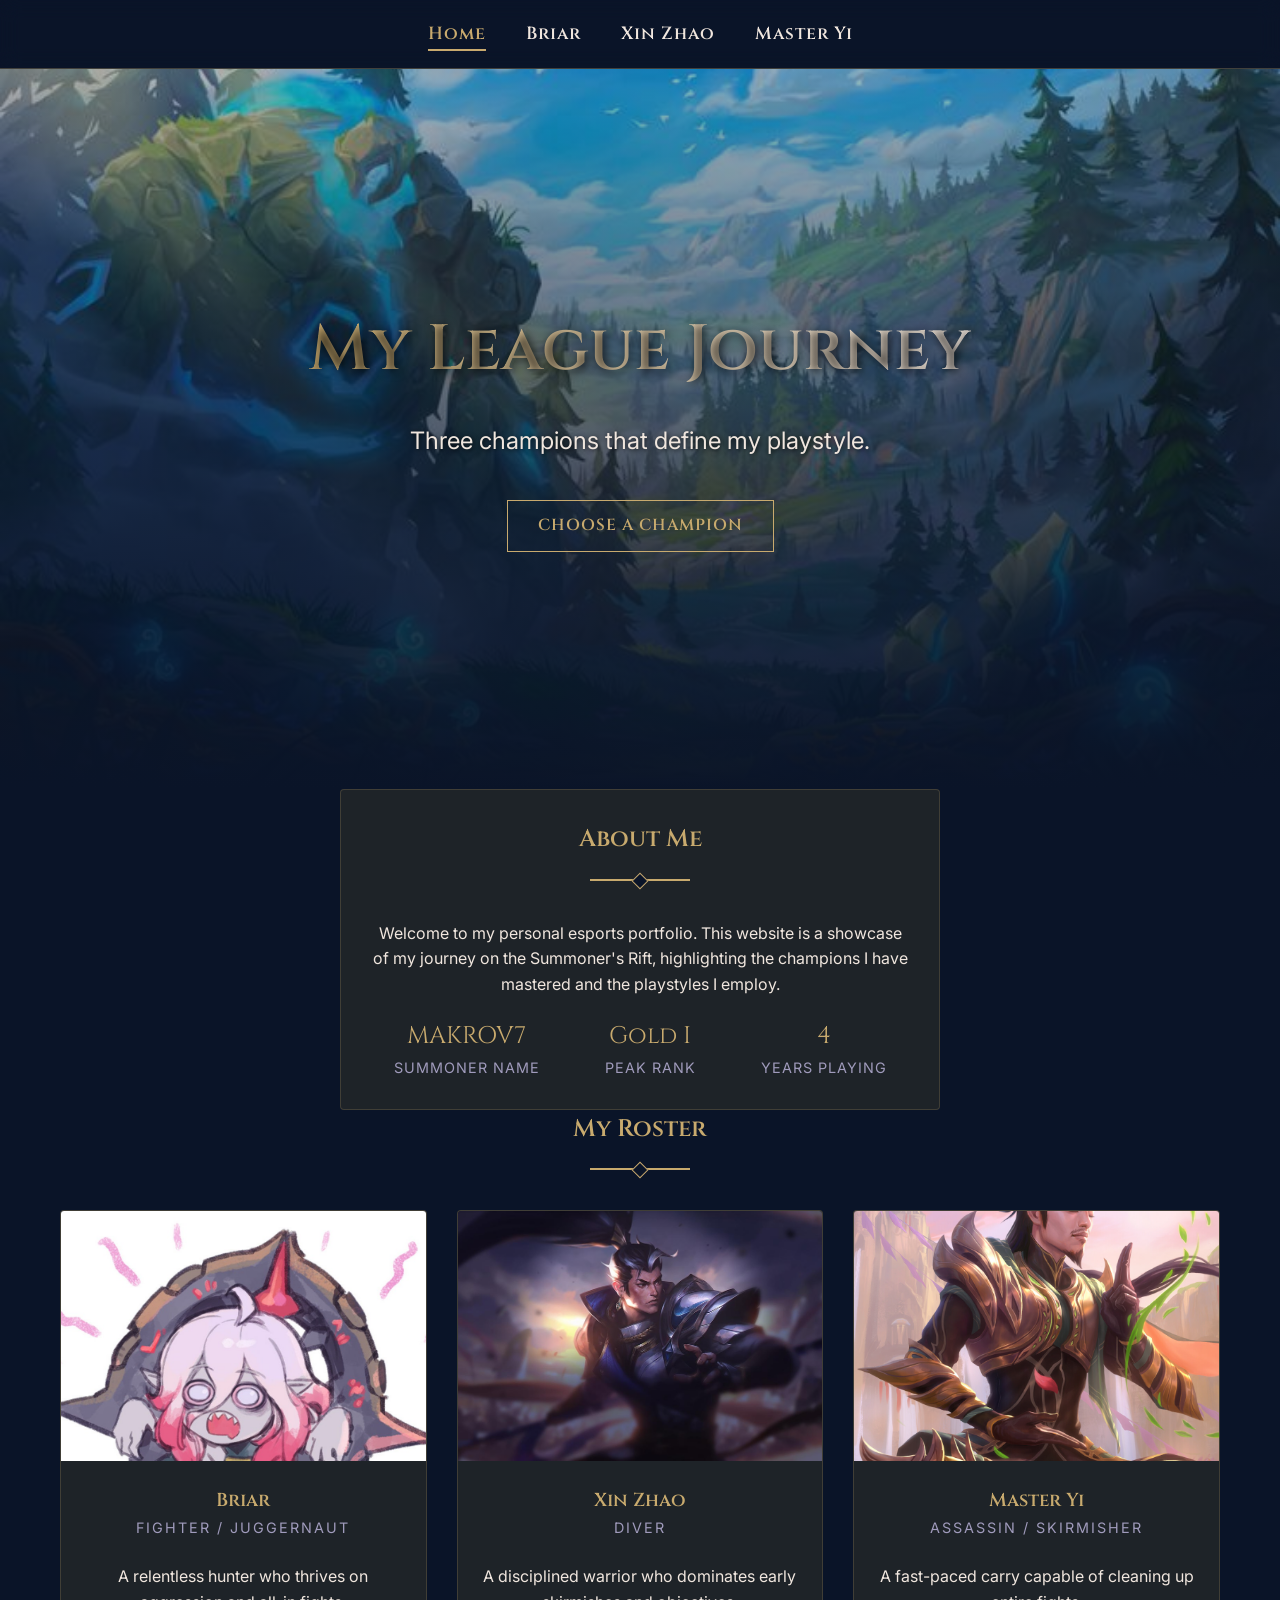
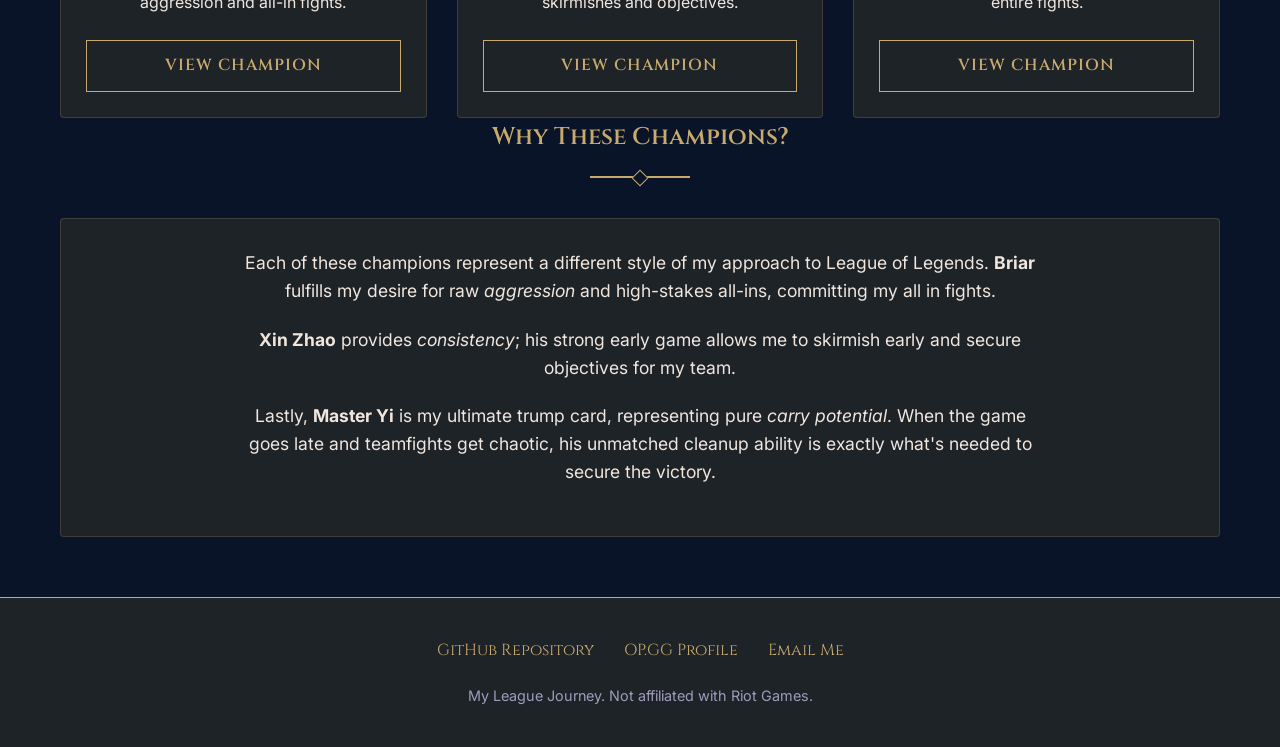
<file: index.html>
<!DOCTYPE html>
<html lang="en">
<head>
    <meta charset="UTF-8">
    <meta name="viewport" content="width=device-width, initial-scale=1.0">
    <title>My League Journey</title>
    <link rel="stylesheet" href="styles.css">
    <link rel="icon" href="images/favicon.ico" type="image/x-icon">


</head>
<body>
    
    <nav>
        <ul>
            <li><a href="index.html" class="active">Home</a></li>
            <li><a href="briar.html">Briar</a></li>
            <li><a href="xinzhao.html">Xin Zhao</a></li>
            <li><a href="masteryi.html">Master Yi</a></li>
        </ul>
    </nav>

    <section class="hero" style="background-image: url('images/hero_banner.jpg');">

        <div class="hero-content container">
            <h1 class="gradient-text">My League Journey</h1>
            <p>Three champions that define my playstyle.</p>
            <a href="#champions" class="btn">Choose a Champion</a>
        </div>
    </section>

    <section class="container" id="about">
        <div class="card profile-card">
            <h2>About Me</h2>
            <div class="section-divider"></div>
            <p>Welcome to my personal esports portfolio. This website is a showcase of my journey on the Summoner's Rift, highlighting the champions I have mastered and the playstyles I employ.</p>

            <div class="profile-stats">
                <div class="stat-item">
                    <span class="stat-value">MAKROV7</span>
                    <span class="stat-label">Summoner Name</span>
                </div>
                <div class="stat-item">
                    <span class="stat-value">Gold I</span>
                    <span class="stat-label">Peak Rank</span>
                </div>
                <div class="stat-item">
                    <span class="stat-value">4</span>
                    <span class="stat-label">Years Playing</span>
                </div>
            </div>
        </div>
    </section>

    <section class="container" id="champions">
        <h2 class="text-center" style="text-align: center;">My Roster</h2>
        <div class="section-divider"></div>

        <div class="champion-grid">
            <div class="card champ-card">
                <div class="champ-img-container">
                    <img src="images/briar.jpg" alt="champ-img" class="champ-img">
                </div>
                <div class="champ-info">
                    <h3>Briar</h3>
                    <span class="champ-role">Fighter / Juggernaut</span>
                    <p class="champ-desc">A relentless hunter who thrives on aggression and all-in fights.</p>
                    <a href="briar.html" class="btn">View Champion</a>
                </div>
            </div>

            <div class="champ-card card">
                <div class="champ-img-container">
                    <img src="images/xinzhao.jpg" alt="Xin Zhao" class="champ-img">
                </div>
                <div class="champ-info">
                    <h3>Xin Zhao</h3>
                    <span class="champ-role">Diver</span>
                    <p class="champ-desc">A disciplined warrior who dominates early skirmishes and objectives.</p>
                    <a href="xinzhao.html" class="btn">View Champion</a>
                </div>
            </div>

            <div class="card champ-card">
                <div class="champ-img-container">
                    <img src="images/masteryi.jpg" alt="Master Yi" class="champ-img">
                </div>
                <div class="champ-info">
                    <h3>Master Yi</h3>
                    <span class="champ-role">Assassin / Skirmisher</span>
                    <p class="champ-desc">A fast-paced carry capable of cleaning up entire fights.</p>
                    <a href="masteryi.html" class="btn">View Champion</a>
                </div>
            </div>
        </div>
    </section>

    <section class="why-section container">
        <h2>Why These Champions?</h2>
        <div class="section-divider"></div>
        <div class="why-content card">
            <p>Each of these champions represent a different style of my approach to League of Legends. <strong>Briar</strong> fulfills my desire for raw <em>aggression</em> and high-stakes all-ins, committing my all in fights.</p>
            <p><strong>Xin Zhao</strong> provides <em>consistency</em>; his strong early game allows me to skirmish early and secure objectives for my team.</p>
            <p>Lastly, <strong>Master Yi</strong> is my ultimate trump card, representing pure <em>carry potential</em>. When the game goes late and teamfights get chaotic, his unmatched cleanup ability is exactly what's needed to secure the victory.</p>
        </div>
    </section>

    <footer>
        <div class="container">
            <div class="footer-links">
                <a href="https://github.com/raze-me/myLeague" target="_blank" rel="noopener noreferrer">GitHub Repository</a>
                <a href="https://op.gg/lol/summoners/sea/MAKROV7-SG2" target="_blank" rel="noopener noreferrer">OP.GG Profile</a>
                <a href="mailto:ac.otherside@gmail.com">Email Me</a>
            </div>
            <p class="copyright">My League Journey. Not affiliated with Riot Games.</p>
        </div>
    </footer>

</body>
</html>
</file>
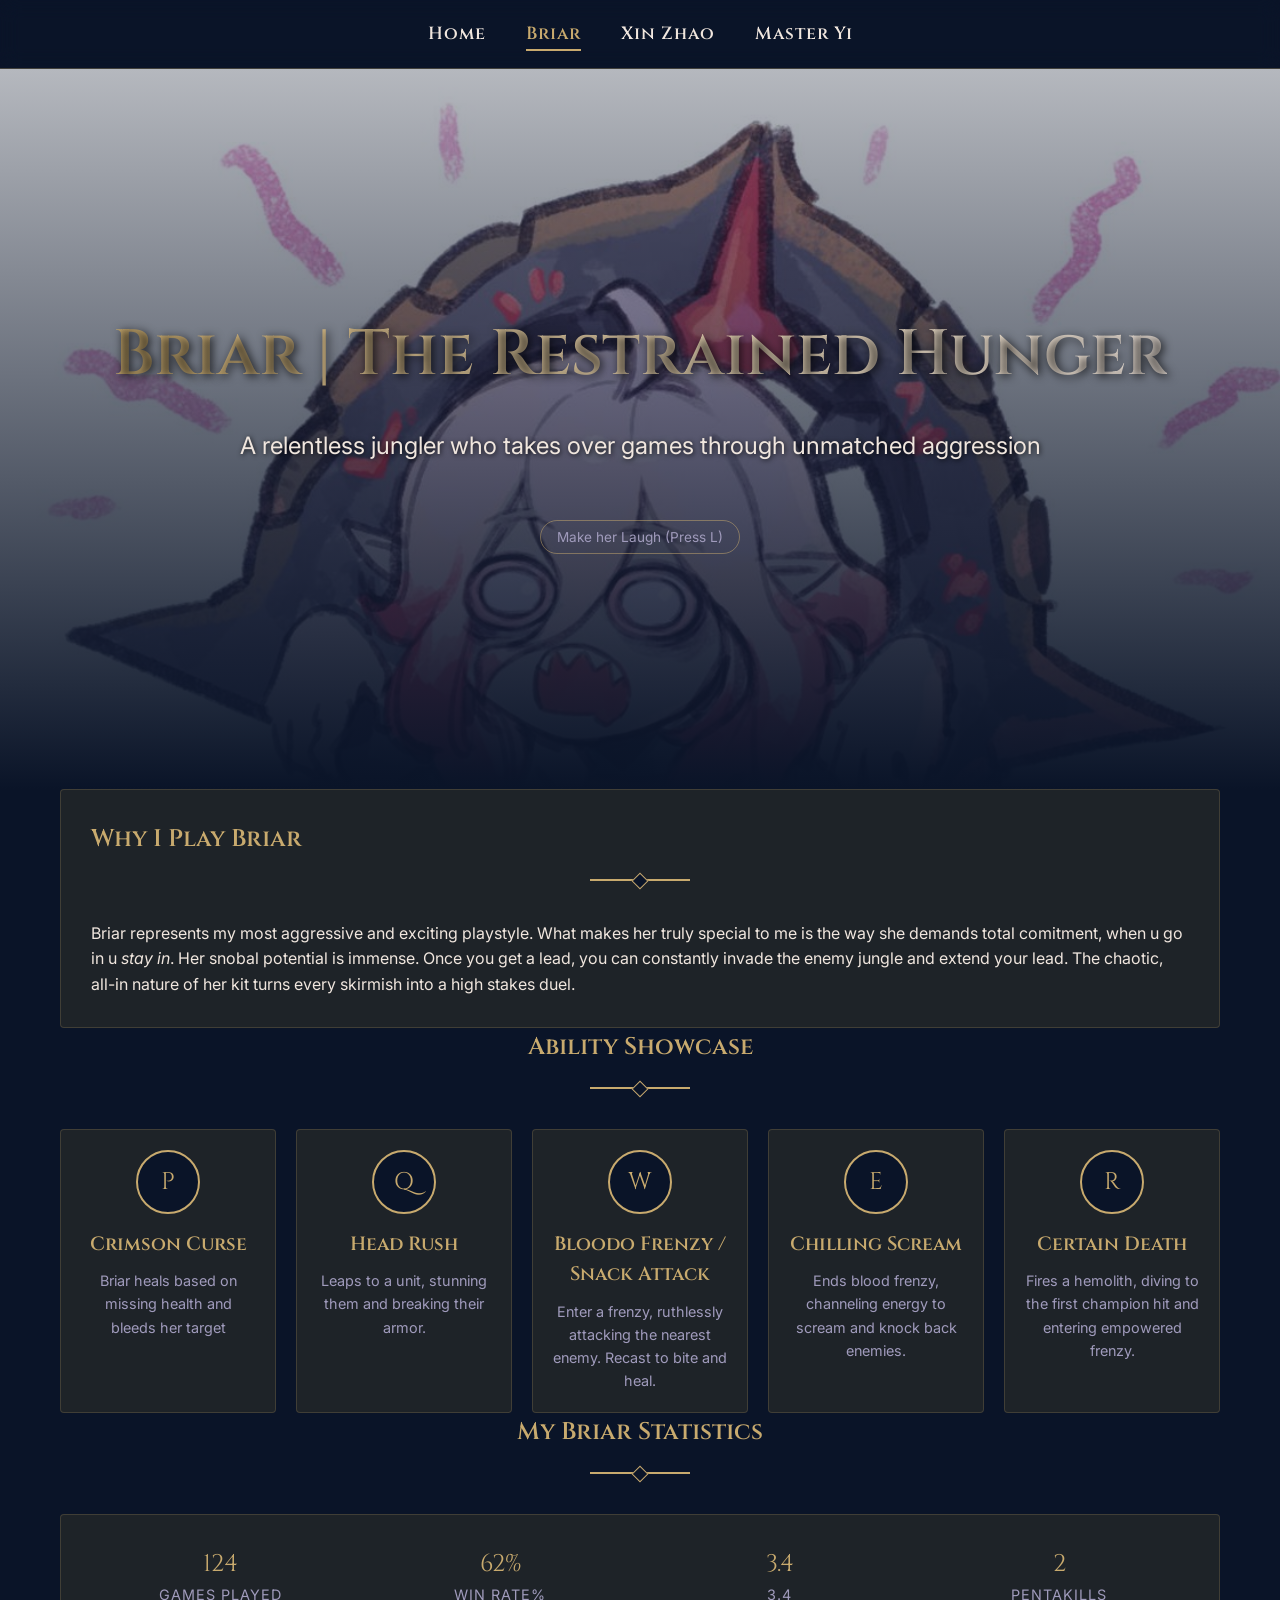
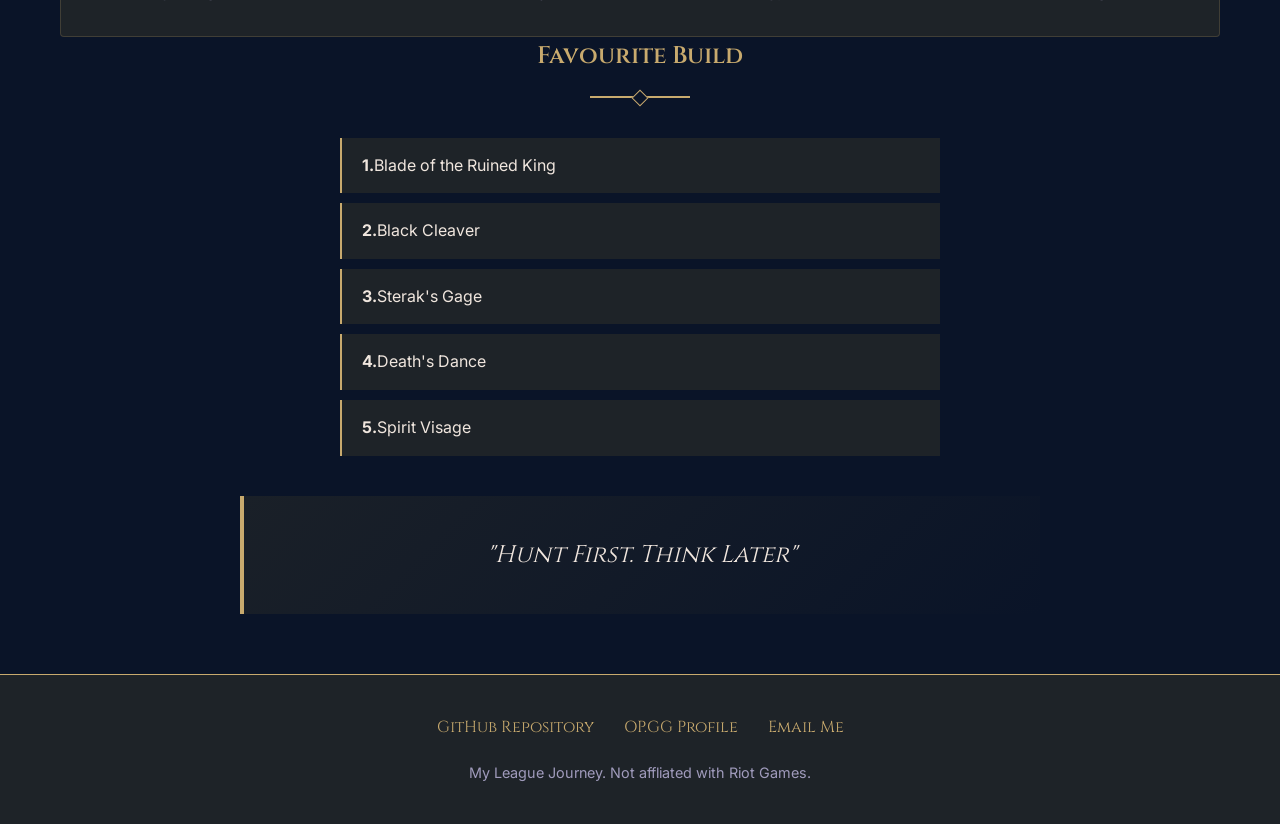
<file: briar.html>
<!DOCTYPE html>
<html lang="en">
<head>
    <meta charset="UTF-8">
    <meta name="viewport" content="width=device-width, initial-scale=1.0">
    <title>My League Journey | Briar</title>
    <link rel="stylesheet" href="styles.css">
    <link rel="icon" href="images/favicon.ico" type="image/x-icon">
</head>
<body>
    
    <nav>
        <ul>
            <li><a href="index.html">Home</a></li>
            <li><a href="briar.html" class="active">Briar</a></li>
            <li><a href="xinzhao.html">Xin Zhao</a></li>
            <li><a href="masteryi.html">Master Yi</a></li>
        </ul>
    </nav>

    <section class="hero" style="background-image: url('images/briar.jpg');">
        <div class="hero-content container">
            <h1 class="gradient-text">Briar | The Restrained Hunger</h1>
            <p>A relentless jungler who takes over games through unmatched aggression</p>
            <button class="audio-btn" id="playAudioBtn">Make her Laugh (Press L)</button>
            <audio src="audio/briar.mp3" id="champAudio"></audio>
        </div>
    </section>

    <section class="container">
        <div class="card">
            <h2>Why I Play Briar</h2>
            <div class="section-divider"></div>
            <p>Briar represents my most aggressive and exciting playstyle. What makes her truly special to me is the way she demands total comitment, when u go in u <em>stay in</em>. Her snobal potential is immense. Once you get a lead, you can constantly invade the enemy jungle and extend your lead. The chaotic, all-in nature of her kit turns every skirmish into a high stakes duel.</p>
        </div>
    </section>

    <section class="container">
        <h2 class="text-center" style="text-align: center;">Ability Showcase</h2>
        <div class="section-divider"></div>
            <div class="ability-grid">
                <div class="card ability-card">
                    <div class="ability-icon">P</div>
                    <h3 class="ability-name">Crimson Curse</h3>
                    <p class="ability-desc">Briar heals based on missing health and bleeds her target</p>
                </div>
                <div class="ability-card card">
                    <div class="ability-icon">Q</div>
                    <h3 class="ability-name">Head Rush</h3>
                    <p class="ability-desc">Leaps to a unit, stunning them and breaking their armor.</p>
                </div>
                <div class="card ability-card">
                    <div class="ability-icon">W</div>
                    <h3 class="ability-name">Bloodo Frenzy / Snack Attack</h3>
                    <p class="ability-desc">Enter a frenzy, ruthlessly attacking the nearest enemy. Recast to bite and heal.</p>
                </div>
                <div class="card ability-card">
                    <div class="ability-icon">E</div>
                    <h3 class="ability-name">Chilling Scream</h3>
                    <p class="ability-desc">Ends blood frenzy, channeling energy to scream and knock back enemies.</p>
                </div>
                <div class="ability-card card">
                    <div class="ability-icon">R</div>
                    <h3 class="ability-name">Certain Death</h3>
                    <p class="ability-desc">Fires a hemolith, diving to the first champion hit and entering empowered frenzy.</p>
                </div>
            </div>
    </section>

    <section class="container">
        <h2 class="text-center" style="text-align: center;">My Briar Statistics</h2>
        <div class="section-divider"></div>
        <div class="stats-panel">
            <div class="stat-item">
                <span class="stat-value">124</span>
                <span class="stat-label">Games Played</span>
            </div>
            <div class="stat-item">
                <span class="stat-value">62%</span>
                <span class="stat-label">Win Rate%</span>
            </div>
            <div class="stat-item">
                <span class="stat-value">3.4</span>
                <span class="stat-label">3.4</span>
            </div>
            <div class="stat-item">
                <span class="stat-value">2</span>
                <span class="stat-label">Pentakills</span>
            </div>
        </div>
    </section>

    <section class="container">
        <h2 class="text-center" style="text-align: center;">Favourite Build</h2>
        <div class="section-divider"></div>
        <ul class="build-list">
            <li><strong>1.</strong> Blade of the Ruined King</li>
            <li><strong>2.</strong> Black Cleaver</li>
            <li><strong>3.</strong> Sterak's Gage</li>
            <li><strong>4.</strong> Death's Dance</li>
            <li><strong>5.</strong> Spirit Visage</li>
        </ul>
    </section>

    <section class="container">
        <div class="quote-box">
            "Hunt First. Think Later"
        </div>
    </section>

    <footer>
        <div class="container">
            <div class="footer-links">
                <a href="https://github.com/raze-me/myLeague" target="" rel="noopener noreferrer">GitHub Repository</a>
                <a href="https://op.gg/lol/summoners/sea/MAKROV7-SG2" target="" rel="noopener noreferrer">OP.GG Profile</a>
                <a href="mailto:ac.otherside@gmail.com">Email Me</a>
            </div>
            <p class="copyright">My League Journey. Not affliated with Riot Games.</p>
        </div>
    </footer>

    <script>
        const audio = document.getElementById('champAudio');
        const btn = document.getElementById('playAudioBtn');

        function playAudio() {
            if(audio){
                audio.currentTime = 0;
                audio.play();
            }
        }

        if(btn) {
            btn.addEventListener('click', playAudio);
        }
        document.addEventListener('keydown', (e) => {
            if(e.key.toLowerCase() === 'l') {
                playAudio();
            }
        });
    </script>

</body>
</html>
</file>
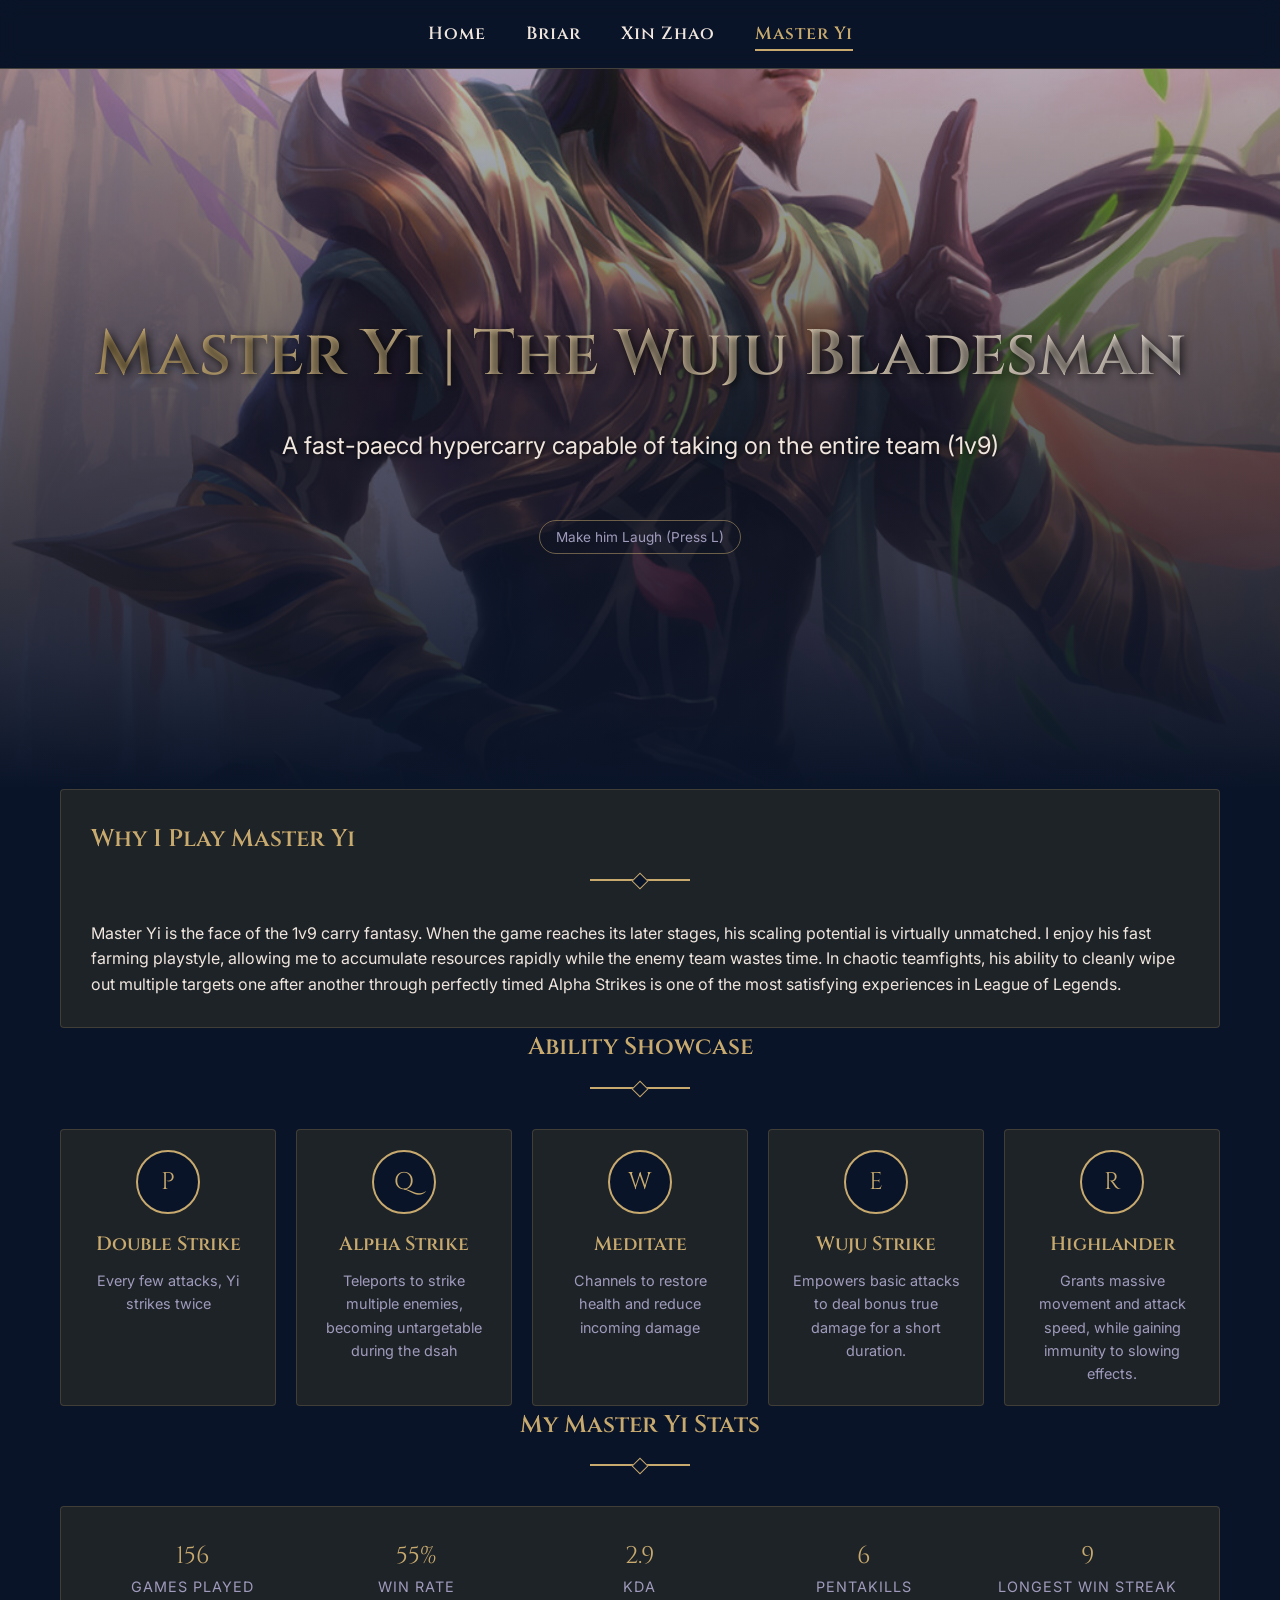
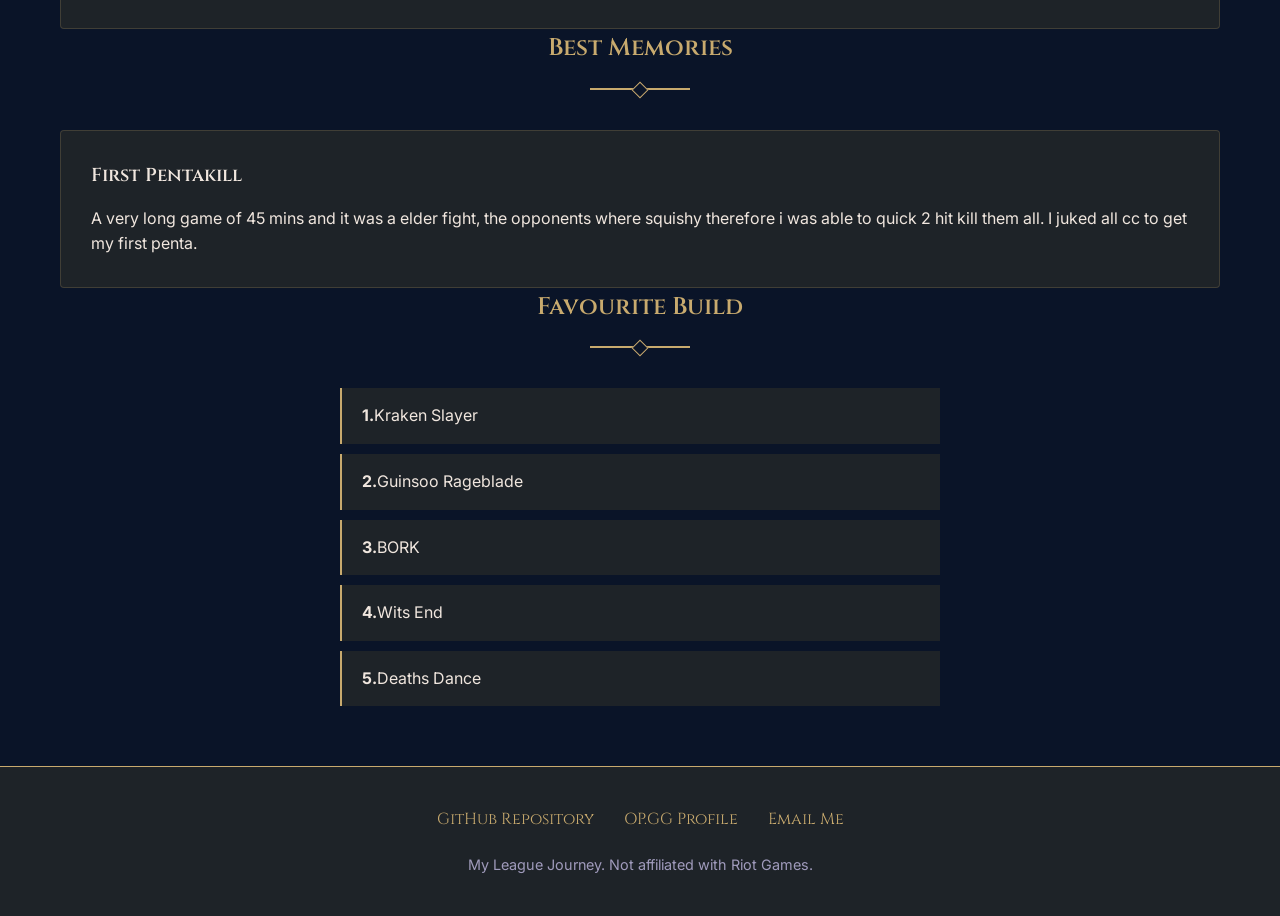
<file: masteryi.html>
<!DOCTYPE html>
<html lang="en">
<head>
    <meta charset="UTF-8">
    <meta name="viewport" content="width=device-width, initial-scale=1.0">
    <title>My League Journey | Master Yi</title>
    <link rel="stylesheet" href="styles.css">
    <link rel="icon" href="images/favicon.ico" type="image/x-icon">
</head>
<body>

    <nav>
        <ul>
            <li><a href="index.html">Home</a></li>
            <li><a href="briar.html">Briar</a></li>
            <li><a href="xinzhao.html">Xin Zhao</a></li>
            <li><a href="masteryi.html"  class="active">Master Yi</a></li>
        </ul>
    </nav>

    <section class="hero" style="background-image: url('images/masteryi.jpg')">
        <div class="hero-content container">
            <h1 class="gradient-text">Master Yi | The Wuju Bladesman</h1>
            <p>A fast-paecd hypercarry capable of taking on the entire team (1v9)</p>
            <button class="audio-btn" id="playAudioBtn">Make him Laugh (Press L)</button>
            <audio src="audio/masteryi.mp3" id="champAudio"></audio>
        </div>
    </section>

    <section class="container">
        <div class="card">
            <h2>Why I Play Master Yi</h2>
            <div class="section-divider"></div>
            <p>Master Yi is the face of the 1v9 carry fantasy. When the game reaches its later stages, his scaling potential is virtually unmatched. I enjoy his fast farming playstyle, allowing me to accumulate resources rapidly while the enemy team wastes time. In chaotic teamfights, his ability to cleanly wipe out multiple targets one after another through perfectly timed Alpha Strikes is one of the most satisfying experiences in League of Legends.</p>
        </div>
    </section>

    <section class="container">
        <h2 class="text-center" style="text-align: center;">Ability Showcase</h2>
        <div class="section-divider"></div>
        <div class="ability-grid">
            <div class="ability-card card">
                <div class="ability-icon">P</div>
                <h3 class="ability-name">Double Strike</h3>
                <p class="ability-desc">Every few attacks, Yi strikes twice</p>
            </div>
            <div class="ability-card card">
                <div class="ability-icon">Q</div>
                <h3 class="ability-name">Alpha Strike</h3>
                <p class="ability-desc">Teleports to strike multiple enemies, becoming untargetable during the dsah</p>
            </div>
            <div class="ability-card card">
                <div class="ability-icon">W</div>
                <h3 class="ability-name">Meditate</h3>
                <p class="ability-desc">Channels to restore health and reduce incoming damage</p>
            </div>
            <div class="ability-card card">
                <div class="ability-icon">E</div>
                <h3 class="ability-name">Wuju Strike</h3>
                <p class="ability-desc">Empowers basic attacks to deal bonus true damage for a short duration.</p>
            </div>
            <div class="ability-card card">
                <div class="ability-icon">R</div>
                <h3 class="ability-name">Highlander</h3>
                <p class="ability-desc">Grants massive movement and attack speed, while gaining immunity to slowing effects.</p>
            </div>
        </div>
    </section>

    <section class="container">
        <h2 class="text-center" style="text-align: center;">My Master Yi Stats</h2>
        <div class="section-divider"></div>
        <div class="stats-panel">
            <div class="stat-item">
                <span class="stat-value">156</span>
                <span class="stat-label">Games Played</span>
            </div>
            <div class="stat-item">
                <span class="stat-value">55%</span>
                <span class="stat-label">Win Rate</span>
            </div>
            <div class="stat-item">
                <span class="stat-value">2.9</span>
                <span class="stat-label">KDA</span>
            </div>
            <div class="stat-item">
                <span class="stat-value">6</span>
                <span class="stat-label">Pentakills</span>
            </div>
            <div class="stat-item">
                <span class="stat-value">9</span>
                <span class="stat-label">Longest Win Streak</span>
            </div>
        </div>
    </section>

    <section class="container">
        <h2 class="text-center" style="text-align: center;">Best Memories</h2>
        <div class="section-divider"></div>
        <div class="champion-grid">
            <div class="card">
                <h3 style="color: var(--gold-hover); margin-bottom: 15px;">First Pentakill</h3>
                <p>A very long game of 45 mins and it was a elder fight, the opponents where squishy therefore i was able to quick 2 hit kill them all. I juked all cc to get my first penta.</p>
            </div>
        </div>
    </section>

    <section class="container">
        <h2 class="text-center" style="text-align: center;">Favourite Build</h2>
        <div class="section-divider"></div>
        <ul class="build-list">
            <li><strong>1.</strong>Kraken Slayer</li>
            <li><strong>2.</strong>Guinsoo Rageblade</li>
            <li><strong>3.</strong>BORK</li>
            <li><strong>4.</strong>Wits End</li>
            <li><strong>5.</strong>Deaths Dance</li>
        </ul>
    </section>

    <footer>
        <div class="container">
            <div class="footer-links">
                <a href="https://github.com/raze-me/myLeague" target="_blank" rel="noopener noreferrer">GitHub Repository</a>
                <a href="https://op.gg/lol/summoners/sea/MAKROV7-SG2" target="_blank" rel="noopener noreferrer">OP.GG Profile</a>
                <a href="mailto:ac.otherside@gmail.com">Email Me</a>
            </div>
            <p class="copyright">My League Journey. Not affiliated with Riot Games.</p>
        </div>
    </footer>

    <script>
        const audio = document.getElementById('champAudio');
        const btn = document.getElementById('playAudioBtn');

        function playAudio() {
            if(audio){
                audio.currentTime = 0;
                audio.play();
            }
        }

        if(btn) {
            btn.addEventListener('click', playAudio);
        }

        document.addEventListener('keydown', (e) => {
            if(e.key.toLowerCase() === 'l') {
                playAudio();
            }
        })
    </script>
    
</body>
</html>
</file>
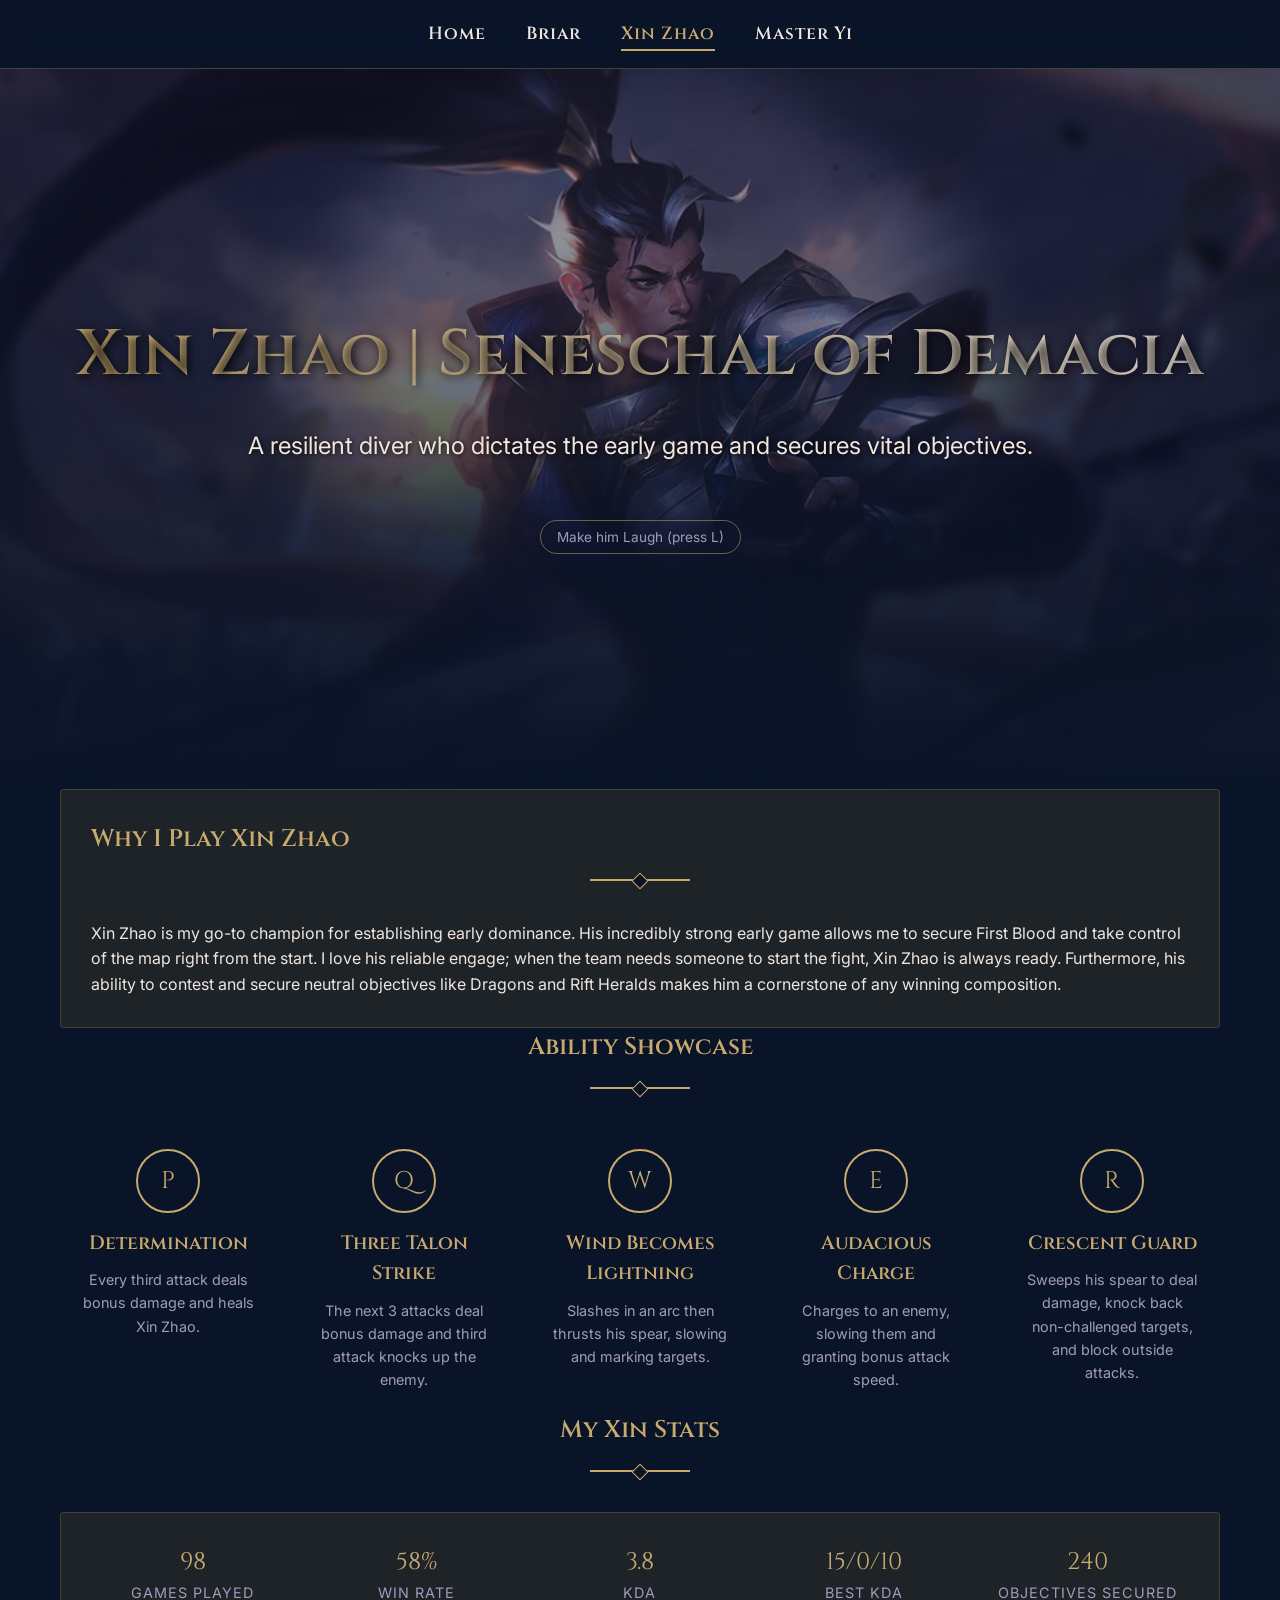
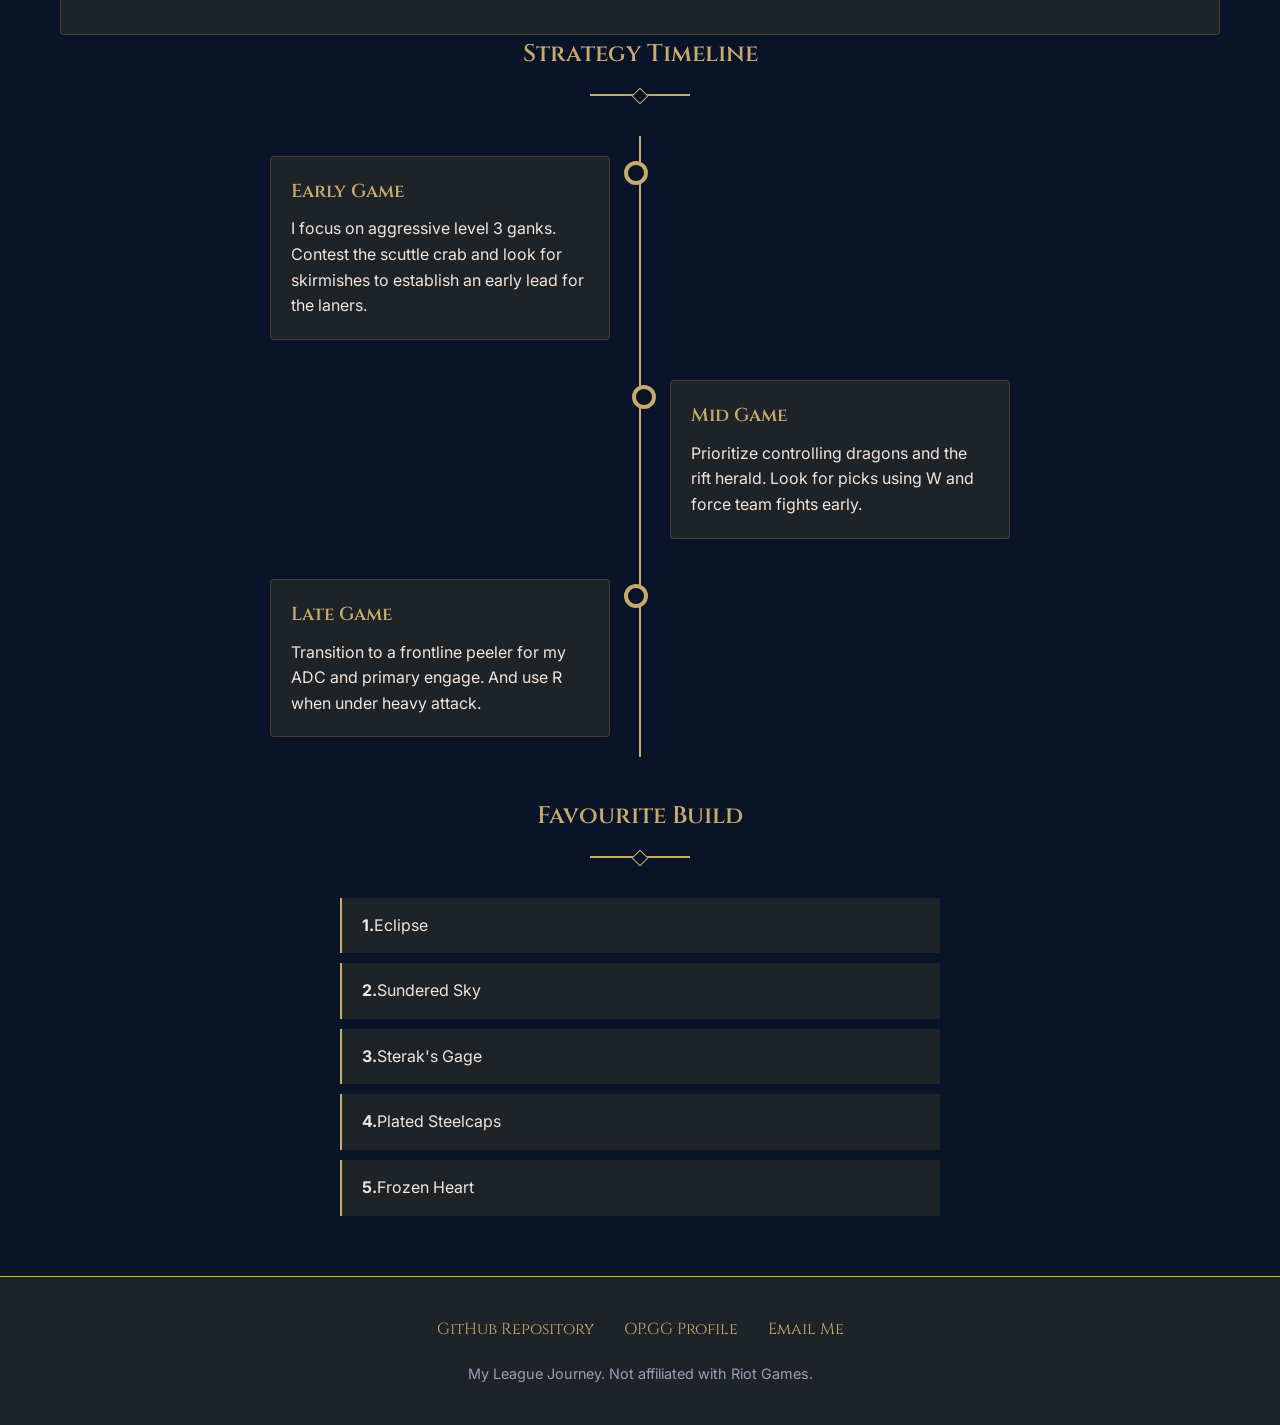
<file: xinzhao.html>
<!DOCTYPE html>
<html lang="en">
<head>
    <meta charset="UTF-8">
    <meta name="viewport" content="width=device-width, initial-scale=1.0">
    <title>My League Journey | Xin Zhao</title>
    <link rel="stylesheet" href="styles.css">
    <link rel="icon" href="images/favicon.ico" type="image/x-icon">
</head>
<body>

    <nav>
        <ul>
            <li><a href="index.html">Home</a></li>
            <li><a href="briar.html">Briar</a></li>
            <li><a href="xinzhao.html" class="active">Xin Zhao</a></li>
            <li><a href="masteryi.html">Master Yi</a></li>
        </ul>
    </nav>

    <section class="hero" style="background-image: url('images/xinzhao.jpg'); background-position: top center;">
        <div class="hero-content container">
            <h1 class="gradient-text">Xin Zhao | Seneschal of Demacia</h1>
            <p>A resilient diver who dictates the early game and secures vital objectives.</p>
            <button class="audio-btn" id="playAudioBtn">Make him Laugh (press L)</button>
            <audio src="audio/xinzhao.mp3" id="champAudio"></audio>
        </div>
    </section>

    <section class="container">
        <div class="card">
            <h2>Why I Play Xin Zhao</h2>
            <div class="section-divider"></div>
            <p>Xin Zhao is my go-to champion for establishing early dominance. His incredibly strong early game allows me to secure First Blood and take control of the map right from the start. I love his reliable engage; when the team needs someone to start the fight, Xin Zhao is always ready. Furthermore, his ability to contest and secure neutral objectives like Dragons and Rift Heralds makes him a cornerstone of any winning composition.</p>
        </div>
    </section>

    <section class="container">
        <h2 class="text-center" style="text-align: center;">Ability Showcase</h2>
        <div class="section-divider"></div>
        <div class="ability-grid">
            <div class="ability-card">
                <div class="ability-icon">P</div>
                <h3 class="ability-name">Determination</h3>
                <p class="ability-desc">Every third attack deals bonus damage and heals Xin Zhao.</p>
            </div>
            <div class="ability-card">
                <div class="ability-icon">Q</div>
                <h3 class="ability-name">Three Talon Strike</h3>
                <p class="ability-desc">The next 3 attacks deal bonus damage and third attack knocks up the enemy.</p>
            </div>
            <div class="ability-card">
                <div class="ability-icon">W</div>
                <h3 class="ability-name">Wind Becomes Lightning</h3>
                <p class="ability-desc">Slashes in an arc then thrusts his spear, slowing and marking targets.</p>
            </div>
            <div class="ability-card">
                <div class="ability-icon">E</div>
                <h3 class="ability-name">Audacious Charge</h3>
                <p class="ability-desc">Charges to an enemy, slowing them and granting bonus attack speed.</p>
            </div>
            <div class="ability-card">
                <div class="ability-icon">R</div>
                <h3 class="ability-name">Crescent Guard</h3>
                <p class="ability-desc">Sweeps his spear to deal damage, knock back non-challenged targets, and block outside attacks.</p>
            </div>
        </div>
    </section>

    <section class="container">
        <h2 class="text-center" style="text-align: center;">My Xin Stats</h2>
        <div class="section-divider"></div>
        <div class="stats-panel">
            <div class="stat-item">
                <span class="stat-value">98</span>
                <span class="stat-label">Games Played</span>
            </div>
            <div class="stat-item">
                <span class="stat-value">58%</span>
                <span class="stat-label">Win Rate</span>
            </div>
            <div class="stat-item">
                <span class="stat-value">3.8</span>
                <span class="stat-label">KDA</span>
            </div>
            <div class="stat-item">
                <span class="stat-value">15/0/10</span>
                <span class="stat-label">Best KDA</span>
            </div>
            <div class="stat-item">
                <span class="stat-value">240</span>
                <span class="stat-label">Objectives Secured</span>
            </div>
        </div>
    </section>

    <section class="container">
        <h2 class="text-center" style="text-align: center;">Strategy Timeline</h2>
        <div class="section-divider"></div>

        <div class="timeline">
            <div class="timeline-card timeline-left">
                <div class="timeline-content">
                    <h3>Early Game</h3>
                    <p>I focus on aggressive level 3 ganks. Contest the scuttle crab and look for skirmishes to establish an early lead for the laners.</p>
                </div>
            </div>
            <div class="timeline-card timeline-right">
                <div class="timeline-content">
                    <h3>Mid Game</h3>
                    <p>Prioritize controlling dragons and the rift herald. Look for picks using W and force team fights early.</p>
                </div>
            </div>
            <div class="timeline-card timeline-left">
                <div class="timeline-content">
                    <h3>Late Game</h3>
                    <p>Transition to a frontline peeler for my ADC and primary engage. And use R when under heavy attack.</p>
                </div>
            </div>
        </div>
    </section>

    <section class="container" style="padding-top: 40px">
        <h2 class="text-center" style="text-align: center;">Favourite Build</h2>
        <div class="section-divider"></div>
        <ul class="build-list">
            <li><strong>1.</strong> Eclipse</li>
            <li><strong>2.</strong> Sundered Sky</li>
            <li><strong>3.</strong> Sterak's Gage</li>
            <li><strong>4.</strong> Plated Steelcaps</li>
            <li><strong>5.</strong> Frozen Heart</li>
        </ul>
    </section>

    <footer>
        <div class="container">
            <div class="footer-links">
                <a href="https://github.com/raze-me/myLeague" target="_blank" rel="noopener noreferrer">GitHub Repository</a>
                <a href="https://op.gg/lol/summoners/sea/MAKROV7-SG2" target="_blank" rel="noopener noreferrer">OP.GG Profile</a>
                <a href="mailto:ac.otherside@gmail.com">Email Me</a>
            </div>
            <p class="copyright">My League Journey. Not affiliated with Riot Games.</p>
        </div>
    </footer>

    <script>
        const audio = document.getElementById('champAudio');
        const btn = document.getElementById('playAudioBtn');

        function playAudio() {
            if(audio){
                audio.currentTime = 0;
                audio.play();
            }
        }

        if(btn) {
            btn.addEventListener('click', playAudio);
        }

        document.addEventListener('keydown', (e) => {
            if(e.key.toLowerCase() === 'l') {
                playAudio();
            }
        })
    </script>


    
</body>
</html>
</file>
<file: styles.css>
@import url('https://fonts.googleapis.com/css2?family=Cinzel:wght@400;600;700&family=Inter:wght@300;400;500;600&display=swap');

:root {
    --bg-color: #0A1428;
    --bg-secondary: #1E2328;
    --gold-accent: #C8AA6E;
    --gold-hover: #F0E6DE;
    --text-light: #F0E6DE;
    --text-gray: #A09BBC;
    --font-heading: 'Cinzel', serif;
    --font-body: 'Inter', sans-serif;
    --transition: all 0.3s ease;
}

* {
    margin: 0;
    padding: 0;
    box-sizing: border-box;
}

body {
    background-color: var(--bg-color);
    color: var(--text-light);
    font-family: var(--font-body);
    line-height: 1.6;
}

h1, h2, h3, h4, h5, h6 {
    font-family: var(--font-heading);
    color: var(--gold-accent);
    font-weight: 600;
}

a {
    text-decoration: none;
    color: inherit;
}

ul {
    list-style: none;
}

.gradient-text{
    background: linear-gradient(to right, var(--gold-accent), var(--gold-hover));
    -webkit-background-clip: text;
    -webkit-text-fill-color: transparent;
}

.section-divider {
    width: 100px;
    height: 2px;
    background: var(--gold-accent);
    margin: 20px auto 40px;
    position: relative;
}

.section-divider::before {
    content: '';
    position: absolute;
    top: -4px;
    left: 50%;
    transform: translateX(-50%) rotate(45deg);
    width: 10px;
    height: 10px;
    background: var(--bg-color);
    border: 1px solid var(--gold-accent);
}

nav {
    display: flex;
    justify-content: center;
    align-items: center;
    padding: 20px 0;
    background-color: rgba(10, 20, 40, 0.9);
    border-bottom: 1px solid rgba(200, 170, 110, 0.3);
    position: sticky;
    top: 0;
    z-index: 1000;
    backdrop-filter: blur(10px);
}

nav ul {
    display: flex;
    gap: 40px;
}

nav a{
    font-family: var(--font-heading);
    font-size: 1.1rem;
    font-weight: 600;
    letter-spacing: 1px;
    position: relative;
    padding-bottom: 5px;
    color: var(--text-light);
    transition: var(--transition);
}

nav a:hover, nav a.active {
    color: var(--gold-accent);
}

nav a::after {
    content: '';
    position: absolute;
    bottom: 0;
    left: 0;
    width: 0;
    height: 2px;
    background-color: var(--gold-accent);
    transition: width 0.3s ease;
}

nav a:hover::after, nav a.active::after {
    width: 100%;
}

.btn {
    display: inline-block;
    padding: 12px 30px;
    background-color: transparent;
    color: var(--gold-accent);
    border: 1px solid var(--gold-accent);
    font-family: var(--font-heading);
    font-weight: 600;
    letter-spacing: 1px;
    text-transform: uppercase;
    cursor: pointer;
    transition: var(--transition);
    position: relative;
    overflow: hidden;
}

.btn:hover {
    background-color: var(--gold-accent);
    color: var(--bg-color);
    transform: scale(1.05);
    box-shadow: 0 0 15px rgba(200, 170, 110, 0.5);
}

.container {
    max-width: 1200px;
    margin: 0 auto;
    padding: 0 20px;
}

section {
    padding: 80px 0;
}

.hero {
    height: 80vh;
    display: flex;
    flex-direction: column;
    justify-content: center;
    align-items: center;
    text-align: center;
    background-size: cover;
    background-position: center;
    background-repeat: no-repeat;
    position: relative;
    padding: 0 20px;
}

.hero::before {
    content: '';
    position: absolute;
    top: 0; left: 0; right: 0; bottom: 0;
    background: linear-gradient(to bottom, rgba(10, 20, 40, 0.3), var(--bg-color));
}

.hero-content {
    position: relative;
    z-index: 1;
}

.hero h1 {
    font-size: 4rem;
    margin-bottom: 20px;
    text-shadow: 2px 2px 10px rgba(0, 0, 0, 0.8);
}

.hero p {
    font-size: 1.5rem;
    color: var(--text-light);
    margin-bottom: 40px;
    text-shadow: 1px 1px 5px rgba(0, 0, 0, 0.8);
}

.card {
    background-color: var(--bg-secondary);
    border: 1px solid rgba(200, 170, 110, 0.2);
    border-radius: 4px;
    padding: 30px;
    transition: var(--transition);
    position: relative;
}

.card:hover{
    transform: translateY(-10px);
    border-color: var(--gold-accent);
    box-shadow: 0 10px 30px rgba(200, 170, 110, 0.2);
}

.profile-card {
    max-width: 600px;
    margin: 0 auto;
    text-align: center;
}

.profile-stats {
    display: flex;
    justify-content: space-around;
    flex-wrap: wrap;
    margin-top: 20px;
    gap: 20px;
}

.stat-item {
    display: flex;
    flex-direction: column;
    align-items: center;
}

.stat-value {
    color: var(--gold-accent);
    font-family: var(--font-heading);
    font-size: 1.5rem;
}

.stat-label {
    color: var(--text-gray);
    font-size: 0.9rem;
    text-transform: uppercase;
    letter-spacing: 1px;
}

.champion-grid {
    display: grid;
    grid-template-columns: repeat(auto-fit, minmax(300px, 1fr));
    gap: 30px;
    margin-top: 40px;
}

.champ-card {
    padding: 0;
    overflow: hidden;
    display: flex;
    flex-direction: column;
}

.champ-img-container {
    height: 250px;
    overflow: hidden;
    position: relative;
}

.champ-img {
    width: 100%;
    height: 100%;
    object-fit: cover;
    transition: transform 0.5s ease;
}

.champ-card:hover .champ-img {
    transform: scale(1.1);
}

.champ-info {
    padding: 25px;
    text-align: center;
    flex-grow: 1;
    display: flex;
    flex-direction: column;
}

.champ-role{
    color: var(--text-gray);
    font-size: 0.9rem;
    text-transform: uppercase;
    letter-spacing: 2px;
    margin-bottom: 10px;
}
.champ-desc {
    margin: 15px 0 25px;
    color: var(--text-light);
    flex-grow: 1;
}

.why-section{
    text-align: center;
}

.why-content p {
    max-width: 800px;
    margin: 0 auto 20px;
    color: var(--text-light);
    font-size: 1.1rem;
}

.quote-box {
    background: linear-gradient(135deg, rgba(30, 35, 40, 0.8), rgba(10, 20, 40, 0.8));
    border-left: 4px solid var(--gold-accent);
    padding: 40px;
    margin: 40px auto;
    max-width: 800px;
    text-align: center;
    font-style: italic;
    font-size: 1.5rem;
    font-family: var(--font-heading);
    color: var(--gold-hover);
    position: relative;
}

.ability-grid {
    display: grid;
    grid-template-columns: repeat(auto-fit, minmax(200px, 1fr));
    gap: 20px;
}

.ability-card {
    text-align: center;
    padding: 20px;
}

.ability-icon {
    width: 64px;
    height: 64px;
    border: 2px solid var(--gold-accent);
    border-radius: 50%;
    margin: 0 auto 15px;
    display: flex;
    align-items: center;
    justify-content: center;
    font-family: var(--font-heading);
    font-size: 1.5rem;
    color: var(--gold-accent);
    background: var(--bg-color);
}

.ability-name {
    margin-bottom: 10px;
    font-size: 1.2rem;
}

.ability-desc {
    font-size: 0.9rem;
    color: var(--text-gray);
}

.stats-panel {
    display: grid;
    grid-template-columns: repeat(auto-fit, minmax(150px, 1fr));
    gap: 20px;
    background-color: var(--bg-secondary);
    padding: 30px;
    border: 1px solid rgba(200, 170, 110, 0.2);
    border-radius: 4px;
    text-align: center;
}

.build-list {
    max-width: 600px;
    margin: 0 auto;
}

.build-list li {
    background-color: var(--bg-secondary);
    margin-bottom: 10px;
    padding: 15px 20px;
    border-left: 2px solid var(--gold-accent);
    display: flex;
    align-items: center;
    transition: translateX(10px);
}

.build-list li:hover {
    background-color: rgba(200, 170, 110, 0.1);
    transform: translateX(10px);
}

.timeline {
    position: relative;
    max-width: 800px;
    margin: 0 auto;
}

.timeline::after {
    content: '';
    position: absolute;
    width: 2px;
    background-color: var(--gold-accent);
    top: 0;
    bottom: 0;
    left: 50%;
    margin-left: -1px;
}

.timeline-card {
    padding: 20px 30px;
    position: relative;
    background-color: inherit;
    width: 50%;
}

.timeline-card::after {
    content: '';
    position: absolute;
    width: 16px;
    height: 16px;
    background-color: var(--bg-color);
    border: 4px solid var(--gold-accent);
    top: 25px;
    border-radius: 50%;
    z-index: 1;
}

.timeline-left {
    left: 0;
}

.timeline-right {
    left: 50%;
}

.timeline-left::after {
    right: -8px;
}

.timeline-right::after {
    left: -8px;
}

.timeline-content {
    padding: 20px;
    background-color: var(--bg-secondary);
    border: 1px solid rgba(200, 170, 110, 0.2);
    border-radius: 4px;
}

.timeline-content h3 {
    margin-bottom: 10px;
}

footer {
    background-color: var(--bg-secondary);
    border-top: 1px solid var(--gold-accent);
    padding: 40px 0;
    text-align: center;
    margin-top: 60px;
}

.footer-links {
    display: flex;
    justify-content: center;
    gap: 30px;
    margin-bottom: 20px;
}

.footer-links a {
    color: var(--gold-accent);
    font-family: var(--font-heading);
    transition: var(--transition);
}

.footer-links a:hover {
    color: var(--text-light);
    text-shadow: 0 0 10px var(--gold-accent);
}

.copyright {
    color: var(--text-gray);
    font-size: 0.9rem;
}

@media (max-width: 768px) {
    .hero h1 {font-size: 2.5rem; }
    .hero p { font-size: 1.2rem; }
    nav ul { gap: 15px; flex-wrap: wrap; justify-content: center; }

    .timeline::after{
        left: 20px;
    }
    .timeline-card {
        width: 100%;
        padding-left: 50px;
        padding-right: 0px; 
    }

    .timeline-right {
        left: 0%;
    }

    .timeline-left::after, .timeline-right::after {
        left: 12px;
    }
}

.error-page {
    height: 100vh;
    display: flex;
    flex-direction: column;
    justify-content: center;
    align-items: center;
    text-align: center;
}

.error-img {
    max-width: 300px;
    margin-bottom: 30px;
    border-radius: 50%;
    border: 4px solid var(--gold-accent);
    box-shadow: 0 0 30px rgba(200, 170, 110, 0.3);
}


.audio-btn {
    background: transparent;
    border: 1px solid rgba(200, 170, 110, 0.5);
    color: var(--text-gray);
    padding: 8px 16px;
    font-family: var(--font-body);
    font-size: 0.85rem;
    border-radius: 20px;
    cursor: pointer;
    margin-top: 15px;
    transition: var(--transition);
}

.audio-btn:hover {
    border-color: var(--gold-accent);
    color: var(--text-light);
    background: rgba(200, 170, 110, 0.1);
}
</file>
